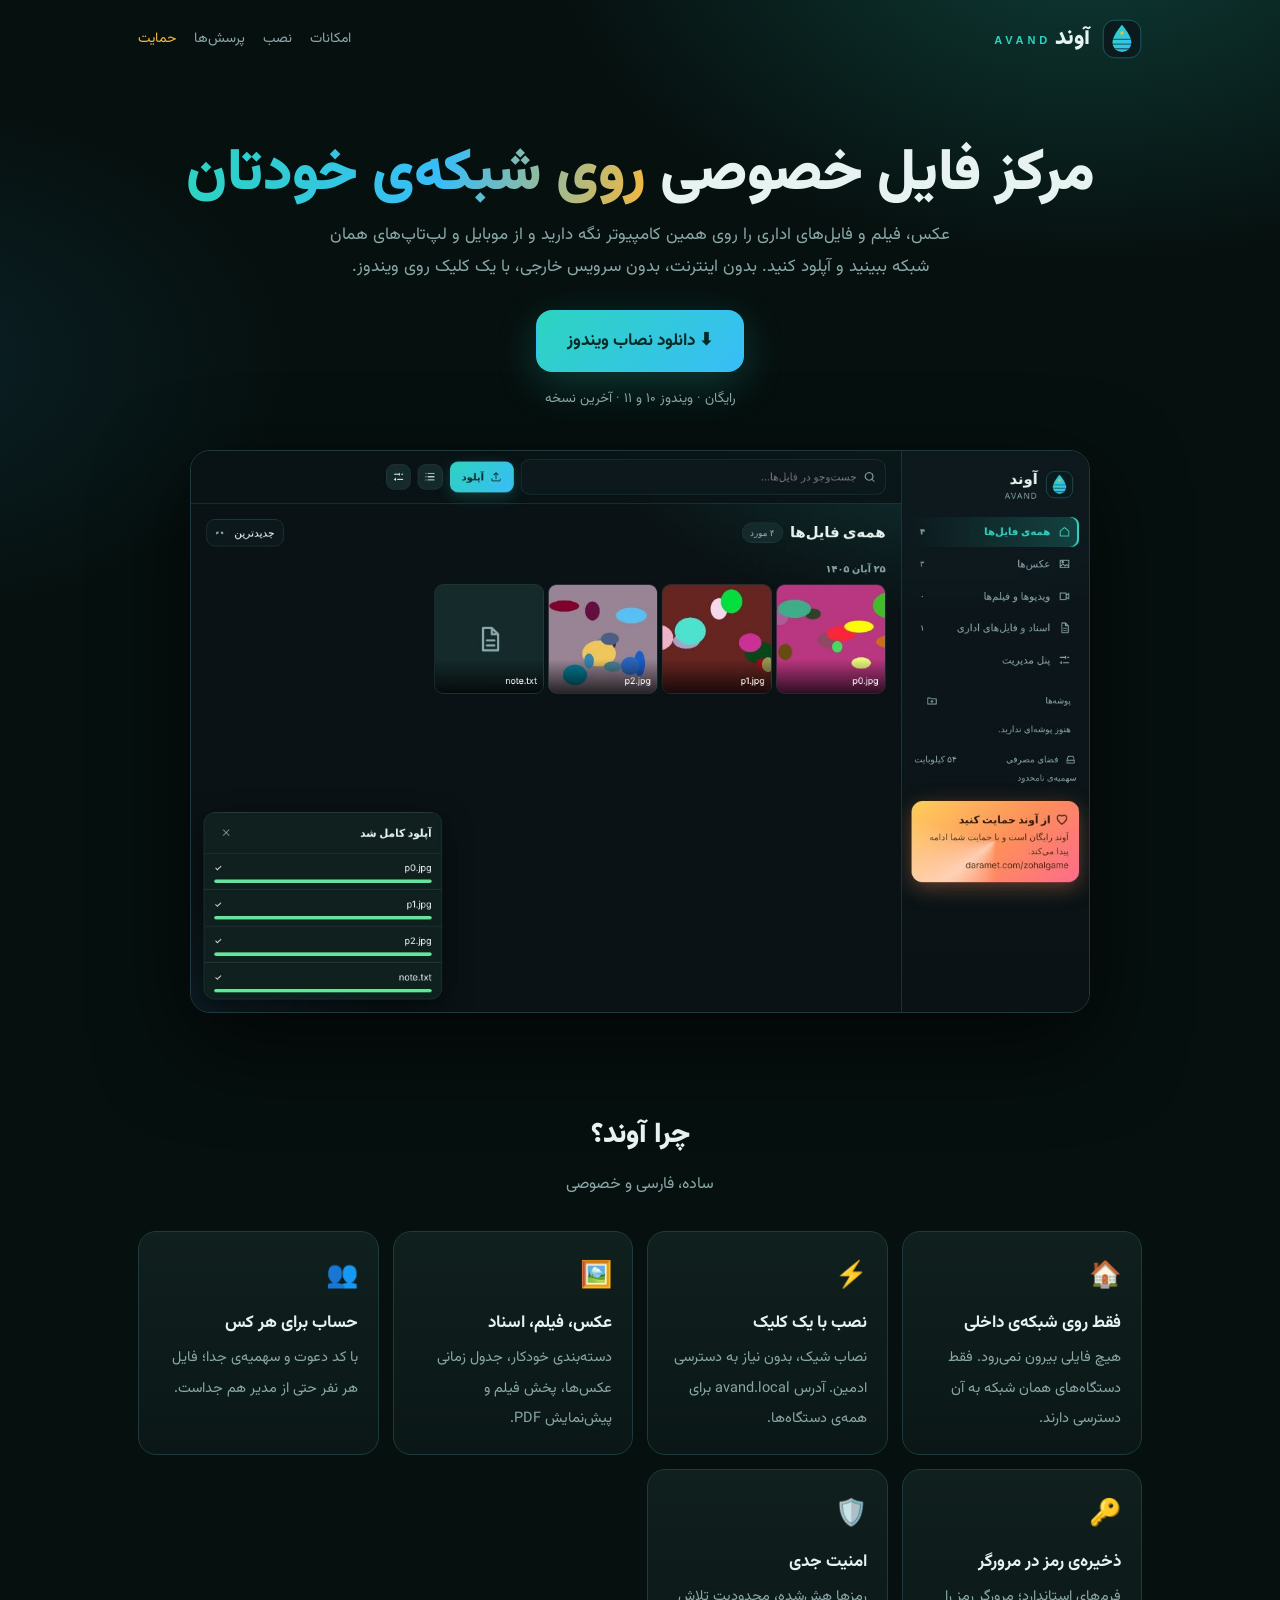
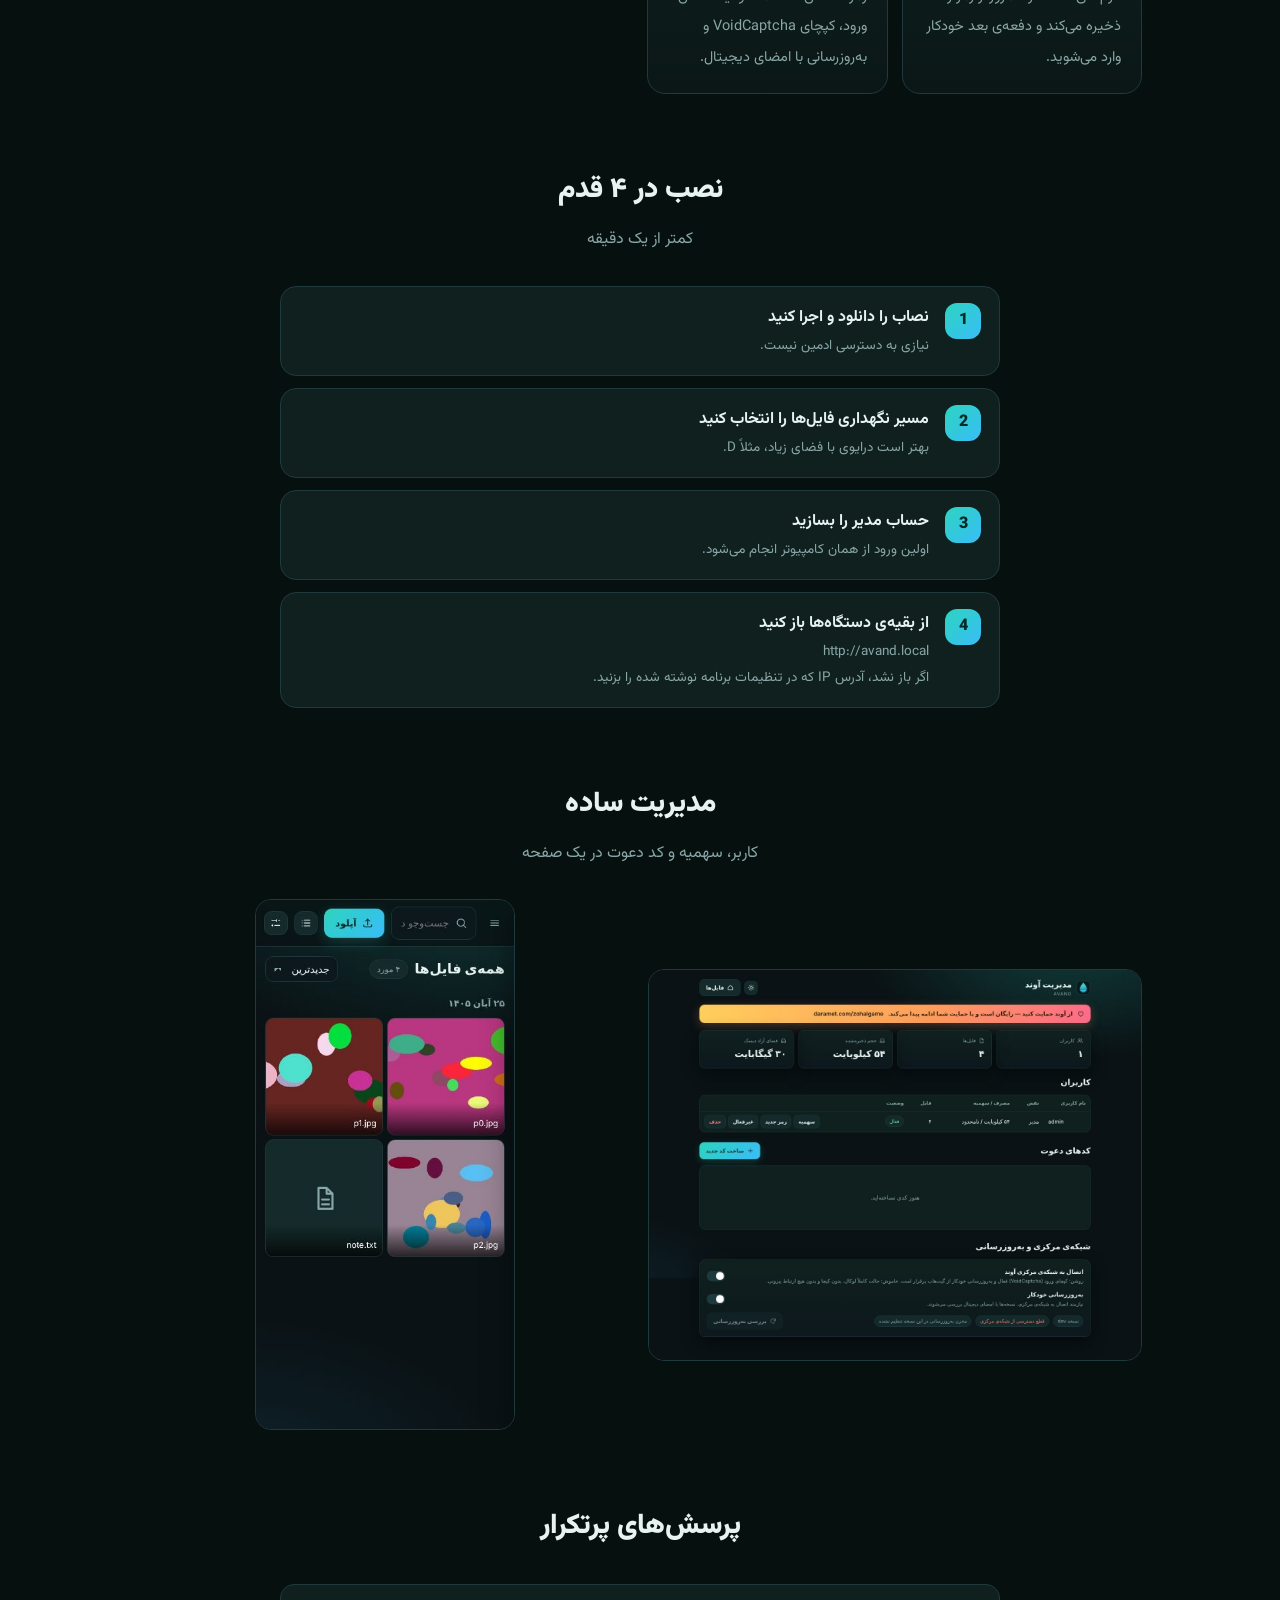
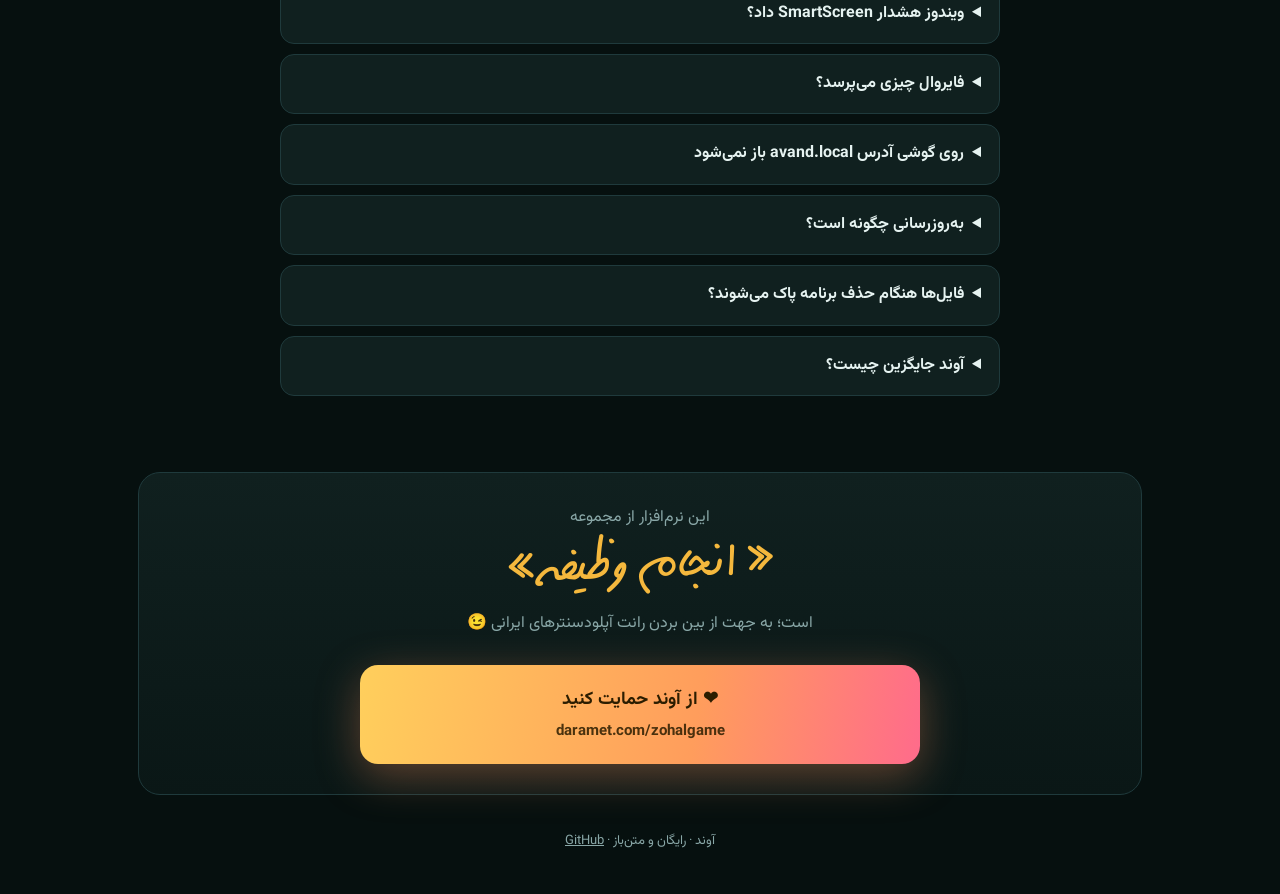
<file: docs/index.html>
<!doctype html>
<html lang="fa" dir="rtl"><head><meta charset="utf-8"><meta name="viewport" content="width=device-width,initial-scale=1">
<title>آوند — مرکز فایل خصوصی روی شبکه‌ی محلی</title>
<meta name="description" content="آوند؛ آپلودسنتر لوکال برای ویندوز. عکس، فیلم و فایل‌های اداری را روی شبکه‌ی خودتان نگه دارید. رایگان، فارسی و بدون اینترنت.">
<link rel="icon" href="favicon.ico">
<style>
@font-face{font-family:'Vazirmatn';src:url('fonts/Vazirmatn-Regular.woff2') format('woff2');font-weight:100 500;font-display:swap}
@font-face{font-family:'Vazirmatn';src:url('fonts/Vazirmatn-Bold.woff2') format('woff2');font-weight:600 800;font-display:swap}
@font-face{font-family:'Vazirmatn';src:url('fonts/Vazirmatn-Black.woff2') format('woff2');font-weight:900;font-display:swap}
@font-face{font-family:'Hand';src:url('fonts/Danstevis.woff') format('woff');font-display:swap}
:root{--bg:#06100f;--bg2:#0a1716;--card:#10201f;--card2:#152a2b;--line:#1f3a3c;--text:#e6f3f1;--mut:#89a7a7;--pri:#2dd4bf;--pri2:#38bdf8;--acc:#f5b83d;--glow:rgba(45,212,191,.22)}
*{box-sizing:border-box}html{scroll-behavior:smooth}
body{margin:0;font-family:'Vazirmatn','Segoe UI',Tahoma,sans-serif;background:radial-gradient(900px 560px at 85% -8%,var(--glow),transparent 60%),radial-gradient(700px 440px at -10% 40%,rgba(56,189,248,.1),transparent 60%),var(--bg);background-attachment:fixed;color:var(--text);line-height:1.9;font-size:16px}
a{color:inherit;text-decoration:none}.w{max-width:1040px;margin:0 auto;padding:0 18px}
header{display:flex;align-items:center;gap:12px;padding:18px 0}header .b{font-weight:900;font-size:22px}header small{color:var(--pri);letter-spacing:.35em;font-size:11px;font-weight:700;margin-right:4px;font-family:'Segoe UI',sans-serif}
header nav{margin-right:auto;display:flex;gap:18px;color:var(--mut);font-size:14px}header nav a:hover{color:var(--text)}
.hero{text-align:center;padding:46px 0 26px}.hero h1{font-size:clamp(34px,6vw,58px);font-weight:900;margin:14px 0 6px;line-height:1.3}
.hero h1 span{background:linear-gradient(100deg,var(--pri),var(--pri2) 55%,var(--acc));-webkit-background-clip:text;background-clip:text;color:transparent}
.hero p{color:var(--mut);max-width:620px;margin:0 auto 26px;font-size:17px}
.btn{display:inline-flex;align-items:center;gap:10px;padding:14px 30px;border-radius:16px;font-weight:700;font-size:17px;border:1px solid var(--line);background:var(--card2)}
.btn.pri{background:linear-gradient(135deg,var(--pri),var(--pri2));color:#032a26;border-color:transparent;box-shadow:0 12px 40px var(--glow)}.btn.pri:hover{filter:brightness(1.08);transform:translateY(-2px)}.btn{transition:.15s}
.meta{margin-top:14px;color:var(--mut);font-size:13.5px}.meta b{color:var(--text)}
.shot{margin:38px auto 0;max-width:900px;border:1px solid var(--line);border-radius:20px;overflow:hidden;box-shadow:0 30px 90px #000a}.shot img{display:block;width:100%;height:auto}
h2{font-size:28px;font-weight:900;margin:70px 0 8px;text-align:center}.sub{text-align:center;color:var(--mut);margin:0 0 30px}
.grid{display:grid;grid-template-columns:repeat(auto-fit,minmax(240px,1fr));gap:14px}
.card{background:linear-gradient(180deg,var(--card),var(--bg2));border:1px solid var(--line);border-radius:18px;padding:20px}.card b{display:block;font-size:17px;margin-bottom:4px}.card span{color:var(--mut);font-size:14.5px}.card i{font-style:normal;font-size:26px;display:block;margin-bottom:6px}
.steps{counter-reset:s;display:grid;gap:12px;max-width:720px;margin:0 auto}.step{display:flex;gap:16px;align-items:flex-start;background:var(--card);border:1px solid var(--line);border-radius:16px;padding:16px 18px}
.step:before{counter-increment:s;content:counter(s);flex:none;width:36px;height:36px;border-radius:12px;background:linear-gradient(135deg,var(--pri),var(--pri2));color:#032a26;font-weight:900;display:flex;align-items:center;justify-content:center}.step small{display:block;color:var(--mut);font-size:13.5px}
.two{display:grid;grid-template-columns:1fr 1fr;gap:16px;align-items:center}.two img{width:100%;border-radius:16px;border:1px solid var(--line)}.two.m{grid-template-columns:260px 1fr}
details{background:var(--card);border:1px solid var(--line);border-radius:14px;padding:14px 18px;margin-bottom:10px;max-width:720px;margin-inline:auto}summary{cursor:pointer;font-weight:700}details p{color:var(--mut);margin:8px 0 0;font-size:15px}
.by{text-align:center;margin-top:76px;padding:30px 18px;border:1px solid var(--line);border-radius:22px;background:linear-gradient(180deg,var(--card),var(--bg2))}.by p{margin:0;color:var(--mut)}.by em{display:block;font-style:normal;font-family:'Hand',cursive;color:var(--acc);font-size:54px;line-height:1.4;transform:rotate(-2deg)}
.sup{display:block;margin:26px auto 0;max-width:560px;padding:18px;border-radius:18px;text-align:center;color:#2b1d00;font-weight:800;font-size:18px;background:linear-gradient(100deg,#ffcf5c,#ff9d5c 60%,#ff6b8b);box-shadow:0 12px 44px rgba(255,142,92,.35);transition:.15s}.sup:hover{transform:translateY(-2px)}.sup span{display:block;direction:ltr;font-weight:700;font-size:15px;opacity:.85}
footer{text-align:center;color:var(--mut);font-size:13px;padding:34px 0 40px}
@media(max-width:720px){.two,.two.m{grid-template-columns:1fr}.two.m img{max-width:260px;margin:auto}header nav{display:none}}
</style></head><body><div class="w">
<header><svg width="40" height="40" viewBox="0 0 64 64"><defs><linearGradient id="g" x1="0" y1="0" x2="1" y2="1"><stop offset="0" stop-color="#2dd4bf"/><stop offset="1" stop-color="#38bdf8"/></linearGradient><clipPath id="c"><path d="M32 6C32 6 14 26 14 40a18 18 0 0 0 36 0C50 26 32 6 32 6z"/></clipPath></defs><rect x="2" y="2" width="60" height="60" rx="18" fill="#0b1b1d" stroke="url(#g)" stroke-opacity=".5"/><g transform="translate(5 4) scale(.84)"><path d="M32 6C32 6 14 26 14 40a18 18 0 0 0 36 0C50 26 32 6 32 6z" fill="url(#g)"/><g clip-path="url(#c)" fill="none" stroke="#0b1b1d" stroke-opacity=".55" stroke-width="2.6"><path d="M10 34h44M10 43h44M10 52h44"/></g><circle cx="32" cy="22" r="3.2" fill="#f5b83d"/></g></svg><span class="b">آوند<small>AVAND</small></span>
<nav><a href="#features">امکانات</a><a href="#install">نصب</a><a href="#faq">پرسش‌ها</a><a href="https://daramet.com/zohalgame" target="_blank" rel="noopener" style="color:var(--acc)">حمایت</a></nav></header>

<section class="hero"><h1>مرکز فایل خصوصی <span>روی شبکه‌ی خودتان</span></h1>
<p>عکس، فیلم و فایل‌های اداری را روی همین کامپیوتر نگه دارید و از موبایل و لپ‌تاپ‌های همان شبکه ببینید و آپلود کنید. بدون اینترنت، بدون سرویس خارجی، با یک کلیک روی ویندوز.</p>
<a class="btn pri" id="dl" href="https://github.com/voidlessorg/avand/releases/latest/download/Avand-Setup.exe">⬇ دانلود نصاب ویندوز</a>
<div class="meta">رایگان · ویندوز ۱۰ و ۱۱ · <span id="ver">آخرین نسخه</span></div>
<div class="shot"><img src="img/gallery.jpg" alt="گالری آوند" width="1280" height="800"></div></section>

<h2 id="features">چرا آوند؟</h2><p class="sub">ساده، فارسی و خصوصی</p>
<div class="grid">
<div class="card"><i>🏠</i><b>فقط روی شبکه‌ی داخلی</b><span>هیچ فایلی بیرون نمی‌رود. فقط دستگاه‌های همان شبکه به آن دسترسی دارند.</span></div>
<div class="card"><i>⚡</i><b>نصب با یک کلیک</b><span>نصاب شیک، بدون نیاز به دسترسی ادمین. آدرس <span dir="ltr">avand.local</span> برای همه‌ی دستگاه‌ها.</span></div>
<div class="card"><i>🖼️</i><b>عکس، فیلم، اسناد</b><span>دسته‌بندی خودکار، جدول زمانی عکس‌ها، پخش فیلم و پیش‌نمایش PDF.</span></div>
<div class="card"><i>👥</i><b>حساب برای هر کس</b><span>با کد دعوت و سهمیه‌ی جدا؛ فایل هر نفر حتی از مدیر هم جداست.</span></div>
<div class="card"><i>🔑</i><b>ذخیره‌ی رمز در مرورگر</b><span>فرم‌های استاندارد؛ مرورگر رمز را ذخیره می‌کند و دفعه‌ی بعد خودکار وارد می‌شوید.</span></div>
<div class="card"><i>🛡️</i><b>امنیت جدی</b><span>رمزها هش‌شده، محدودیت تلاش ورود، کپچای VoidCaptcha و به‌روزرسانی با امضای دیجیتال.</span></div></div>

<h2 id="install">نصب در ۴ قدم</h2><p class="sub">کمتر از یک دقیقه</p>
<div class="steps">
<div class="step"><div><b>نصاب را دانلود و اجرا کنید</b><small>نیازی به دسترسی ادمین نیست.</small></div></div>
<div class="step"><div><b>مسیر نگهداری فایل‌ها را انتخاب کنید</b><small>بهتر است درایوی با فضای زیاد، مثلاً D.</small></div></div>
<div class="step"><div><b>حساب مدیر را بسازید</b><small>اولین ورود از همان کامپیوتر انجام می‌شود.</small></div></div>
<div class="step"><div><b>از بقیه‌ی دستگاه‌ها باز کنید</b><small dir="ltr" style="text-align:right">http://avand.local</small><small>اگر باز نشد، آدرس IP که در تنظیمات برنامه نوشته شده را بزنید.</small></div></div></div>

<h2>مدیریت ساده</h2><p class="sub">کاربر، سهمیه و کد دعوت در یک صفحه</p>
<div class="two"><img src="img/admin.jpg" alt="پنل مدیریت" loading="lazy"><div class="two m" style="grid-template-columns:1fr"><img src="img/mobile.jpg" alt="نسخه‌ی موبایل" loading="lazy" style="max-width:260px;margin:auto"></div></div>

<h2 id="faq">پرسش‌های پرتکرار</h2><p class="sub"></p>
<details><summary>ویندوز هشدار SmartScreen داد؟</summary><p>برنامه امضای دیجیتال تجاری ندارد. روی More info و بعد Run anyway بزنید. سورس کامل برنامه در همین گیتهاب است.</p></details>
<details><summary>فایروال چیزی می‌پرسد؟</summary><p>بار اول ویندوز دسترسی شبکه را می‌پرسد؛ «شبکه‌ی خصوصی» را تأیید کنید.</p></details>
<details><summary>روی گوشی آدرس avand.local باز نمی‌شود</summary><p>بعضی اندرویدها این نوع آدرس را نمی‌شناسند. آدرس IP که در تنظیمات آوند نوشته شده را بزنید.</p></details>
<details><summary>به‌روزرسانی چگونه است؟</summary><p>نسخه‌ها با امضای دیجیتال از همین گیتهاب بررسی و نصب می‌شوند. اگر «شبکه‌ی مرکزی» را خاموش کنید، آوند کاملاً لوکال می‌شود: بدون کپچا و بدون به‌روزرسانی.</p></details>
<details><summary>فایل‌ها هنگام حذف برنامه پاک می‌شوند؟</summary><p>نه؛ پوشه‌ی فایل‌ها هرگز توسط حذف برنامه پاک نمی‌شود.</p></details>
<details><summary>آوند جایگزین چیست؟</summary><p>آوند نسخه‌ی جدید و جایگزین LanWeb است.</p></details>

<div class="by"><p>این نرم‌افزار از مجموعه</p><em>«انجام وظیفه»</em><p>است؛ به جهت از بین بردن رانت آپلودسنترهای ایرانی 😉</p>
<a class="sup" href="https://daramet.com/zohalgame" target="_blank" rel="noopener">❤ از آوند حمایت کنید<span>daramet.com/zohalgame</span></a></div>
<footer>آوند · رایگان و متن‌باز · <a href="https://github.com/voidlessorg/avand" style="text-decoration:underline">GitHub</a></footer>
</div>
<script>
fetch('https://api.github.com/repos/voidlessorg/avand/releases/latest').then(r=>r.ok?r.json():null).then(j=>{if(!j)return;
 const a=(j.assets||[]).find(x=>/Setup.*\.exe$/i.test(x.name)); if(a){document.getElementById('dl').href=a.browser_download_url;
 document.getElementById('ver').textContent='نسخه '+j.tag_name.replace(/^v/,'')+' · '+(a.size/1048576).toFixed(0)+' مگابایت';}}).catch(()=>{});
</script></body></html>
</file>
